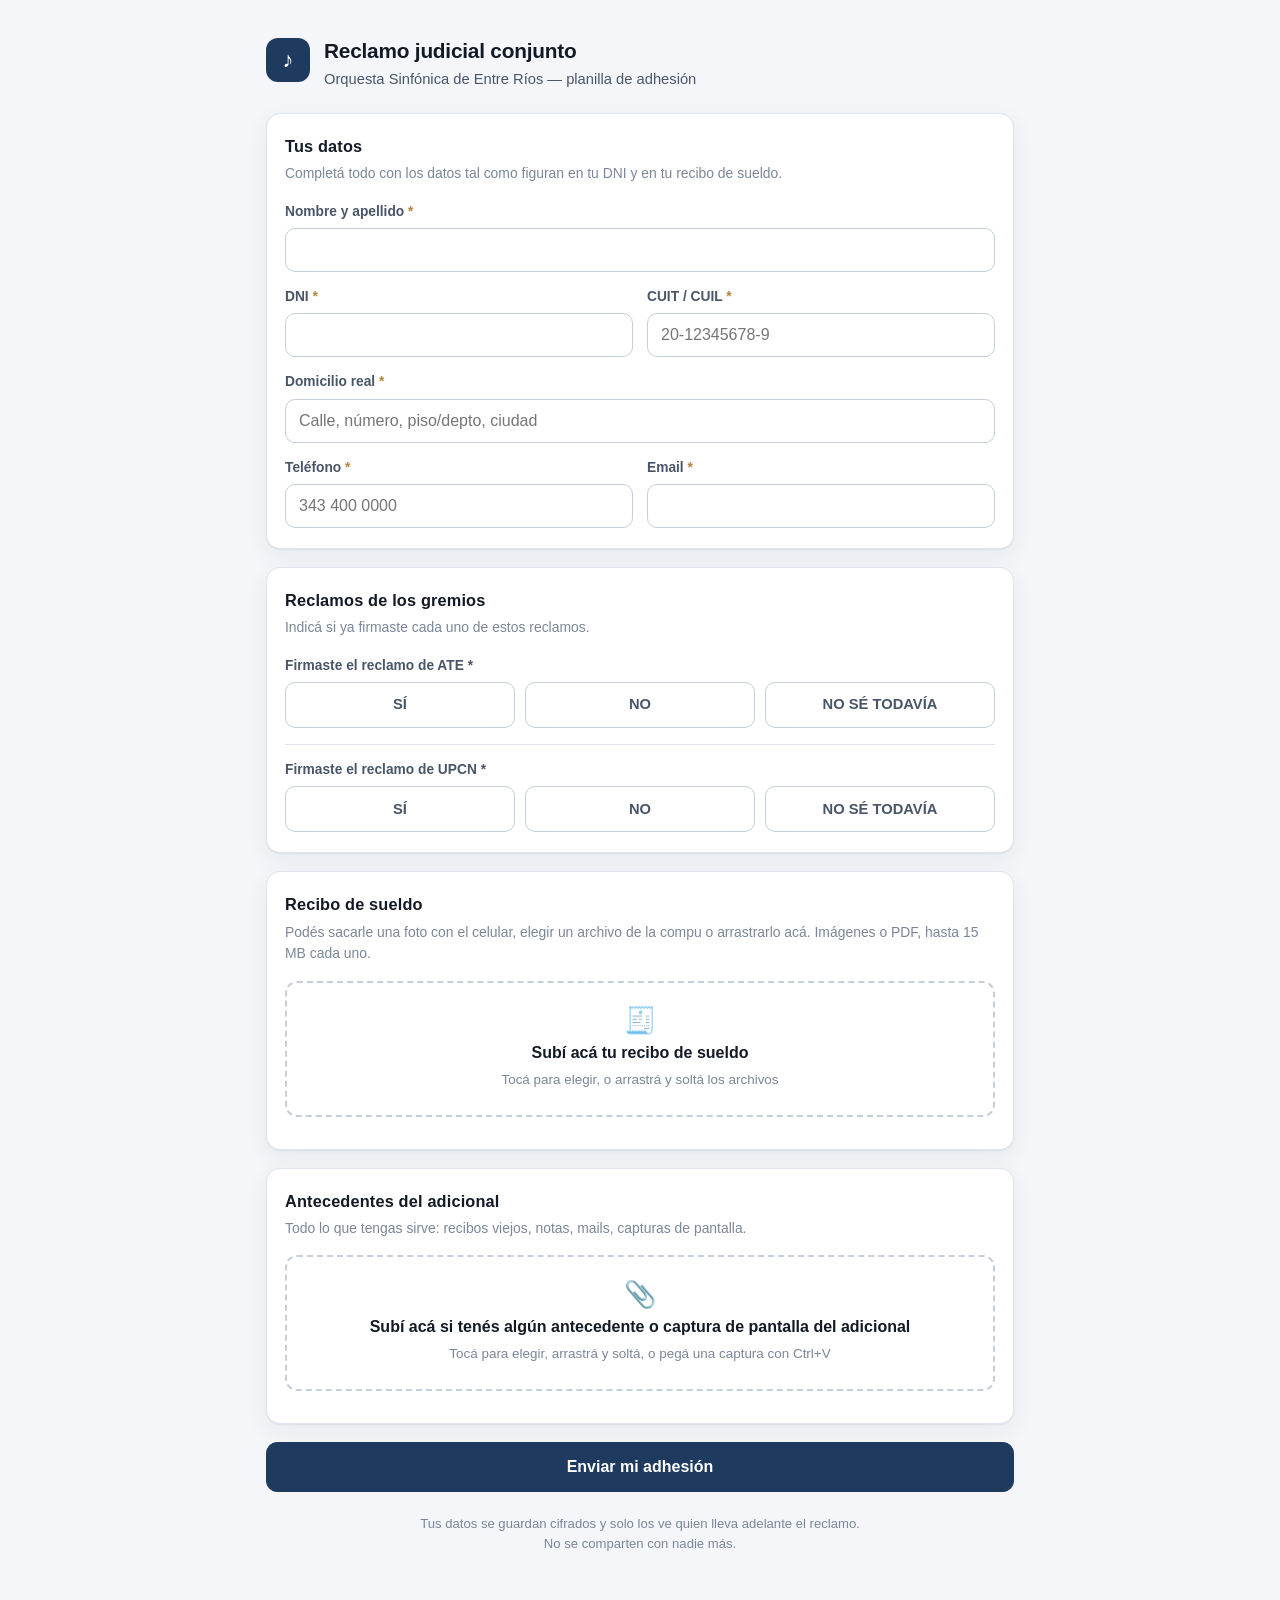
<file: index.html>
<!doctype html>
<html lang="es-AR">
  <head>
    <meta charset="utf-8" />
    <meta name="viewport" content="width=device-width, initial-scale=1" />
    <title>Reclamo judicial conjunto — Orquesta Sinfónica de Entre Ríos</title>
    <meta
      name="description"
      content="Formulario para sumarse al reclamo judicial conjunto de los trabajadores de la Orquesta Sinfónica de Entre Ríos."
    />
    <meta name="robots" content="noindex, nofollow" />
    <meta name="theme-color" content="#1f3a5f" />
    <!-- Version de esta pagina: la compara recarga.js contra version.json. -->
    <meta name="oser-version" content="6" />
    <!-- Pedido (no garantizado) de que el navegador revalide el .html en vez de
         sacarlo de su cache. El que realmente arregla el problema es recarga.js. -->
    <meta http-equiv="cache-control" content="no-cache" />
    <link rel="stylesheet" href="styles.css?v=6" />
  </head>
  <body>
    <div class="envoltorio">
      <header class="tapa">
        <div class="sello" aria-hidden="true">♪</div>
        <div>
          <h1>Reclamo judicial conjunto</h1>
          <p>Orquesta Sinfónica de Entre Ríos — planilla de adhesión</p>
        </div>
      </header>

      <div id="cajaError" class="aviso malo oculto" role="alert"></div>

      <form id="form" novalidate>
        <section class="tarjeta">
          <h2>Tus datos</h2>
          <p class="ayuda">
            Completá todo con los datos tal como figuran en tu DNI y en tu recibo de sueldo.
          </p>

          <div class="campos dos">
            <div class="campo ancho-total" data-campo>
              <label for="nombre">Nombre y apellido <span class="req">*</span></label>
              <input id="nombre" name="nombre" type="text" autocomplete="name" required />
              <p class="error-campo">Escribí tu nombre y apellido.</p>
            </div>

            <div class="campo" data-campo>
              <label for="dni">DNI <span class="req">*</span></label>
              <input id="dni" name="dni" type="text" inputmode="numeric" autocomplete="off" required />
              <p class="error-campo">Escribí tu número de DNI.</p>
            </div>

            <div class="campo" data-campo>
              <label for="cuit">CUIT / CUIL <span class="req">*</span></label>
              <input
                id="cuit"
                name="cuit"
                type="text"
                inputmode="numeric"
                placeholder="20-12345678-9"
                autocomplete="off"
                required
              />
              <p class="error-campo">Escribí tu CUIT o CUIL (11 números).</p>
            </div>

            <div class="campo ancho-total" data-campo>
              <label for="domicilio">Domicilio real <span class="req">*</span></label>
              <input
                id="domicilio"
                name="domicilio"
                type="text"
                placeholder="Calle, número, piso/depto, ciudad"
                autocomplete="street-address"
                required
              />
              <p class="error-campo">Escribí tu domicilio real.</p>
            </div>

            <div class="campo" data-campo>
              <label for="telefono">Teléfono <span class="req">*</span></label>
              <input
                id="telefono"
                name="telefono"
                type="tel"
                inputmode="tel"
                placeholder="343 400 0000"
                autocomplete="tel"
                required
              />
              <p class="error-campo">Escribí un teléfono de contacto.</p>
            </div>

            <div class="campo" data-campo>
              <label for="email">Email <span class="req">*</span></label>
              <input
                id="email"
                name="email"
                type="email"
                inputmode="email"
                autocomplete="email"
                required
              />
              <p class="error-campo">Escribí un email válido.</p>
            </div>
          </div>
        </section>

        <section class="tarjeta">
          <h2>Reclamos de los gremios</h2>
          <p class="ayuda">Indicá si ya firmaste cada uno de estos reclamos.</p>

          <div class="pregunta" data-campo>
            <span>Firmaste el reclamo de ATE <span class="req">*</span></span>
            <div class="opciones">
              <label>
                <input type="radio" name="ate" value="si" required />
                <span>SÍ</span>
              </label>
              <label>
                <input type="radio" name="ate" value="no" required />
                <span>NO</span>
              </label>
              <label>
                <input type="radio" name="ate" value="no_se" required />
                <span>NO SÉ TODAVÍA</span>
              </label>
            </div>
            <p class="error-campo">Elegí una de las tres opciones.</p>
          </div>

          <div class="pregunta" data-campo style="margin-top: 16px">
            <span>Firmaste el reclamo de UPCN <span class="req">*</span></span>
            <div class="opciones">
              <label>
                <input type="radio" name="upcn" value="si" required />
                <span>SÍ</span>
              </label>
              <label>
                <input type="radio" name="upcn" value="no" required />
                <span>NO</span>
              </label>
              <label>
                <input type="radio" name="upcn" value="no_se" required />
                <span>NO SÉ TODAVÍA</span>
              </label>
            </div>
            <p class="error-campo">Elegí una de las tres opciones.</p>
          </div>
        </section>

        <section class="tarjeta">
          <h2>Recibo de sueldo</h2>
          <p class="ayuda">
            Podés sacarle una foto con el celular, elegir un archivo de la compu o arrastrarlo acá.
            Imágenes o PDF, hasta 15 MB cada uno.
          </p>

          <div class="zona" id="zonaRecibo" tabindex="0" role="button" aria-controls="listaRecibo">
            <span class="icono" aria-hidden="true">🧾</span>
            <span class="titulo">Subí acá tu recibo de sueldo</span>
            <span class="sub">Tocá para elegir, o arrastrá y soltá los archivos</span>
          </div>
          <input
            id="inputRecibo"
            type="file"
            class="oculto"
            multiple
            accept="image/*,application/pdf"
          />
          <ul class="lista-archivos" id="listaRecibo"></ul>
        </section>

        <section class="tarjeta">
          <h2>Antecedentes del adicional</h2>
          <p class="ayuda">Todo lo que tengas sirve: recibos viejos, notas, mails, capturas de pantalla.</p>

          <div class="zona" id="zonaAntecedente" tabindex="0" role="button" aria-controls="listaAntecedente">
            <span class="icono" aria-hidden="true">📎</span>
            <span class="titulo">Subí acá si tenés algún antecedente o captura de pantalla del adicional</span>
            <span class="sub">Tocá para elegir, arrastrá y soltá, o pegá una captura con Ctrl+V</span>
          </div>
          <input
            id="inputAntecedente"
            type="file"
            class="oculto"
            multiple
            accept="image/*,application/pdf"
          />
          <ul class="lista-archivos" id="listaAntecedente"></ul>
        </section>

        <button type="submit" class="boton ancho" id="botonEnviar">Enviar mi adhesión</button>
        <div class="progreso oculto" id="progreso"><i></i></div>
        <p class="ayuda" id="estado" style="text-align: center; margin-top: 10px"></p>
      </form>

      <section class="tarjeta listo oculto" id="pantallaListo">
        <div class="tilde" aria-hidden="true">✓</div>
        <h2>Listo, quedó registrada tu adhesión</h2>
        <p id="textoListo">
          Ya tenemos tus datos y tus archivos. En un rato te llega un mail de confirmación con el
          detalle de todo lo que cargaste, para que puedas revisarlo.
        </p>
      </section>

      <p class="pie">
        Tus datos se guardan cifrados y solo los ve quien lleva adelante el reclamo.<br />
        No se comparten con nadie más.
      </p>
    </div>

    <script src="recarga.js?v=6"></script>
    <script src="config.js?v=6"></script>
    <script src="sb.js?v=6"></script>
    <script>
      (function () {
        const cfg = window.RECLAMO_CONFIG;
        const form = document.getElementById('form');
        const cajaError = document.getElementById('cajaError');
        const botonEnviar = document.getElementById('botonEnviar');
        const progreso = document.getElementById('progreso');
        const barra = progreso.querySelector('i');
        const estado = document.getElementById('estado');

        function pesoLegible(bytes) {
          if (bytes < 1024) return bytes + ' B';
          if (bytes < 1024 * 1024) return (bytes / 1024).toFixed(0) + ' KB';
          return (bytes / 1024 / 1024).toFixed(1) + ' MB';
        }

        function mostrarError(msg) {
          cajaError.textContent = msg;
          cajaError.classList.remove('oculto');
          cajaError.scrollIntoView({ behavior: 'smooth', block: 'center' });
        }

        function limpiarError() {
          cajaError.classList.add('oculto');
          cajaError.textContent = '';
        }

        // --- zonas para subir archivos ---------------------------------------
        function crearZona(idZona, idInput, idLista) {
          const zona = document.getElementById(idZona);
          const input = document.getElementById(idInput);
          const lista = document.getElementById(idLista);
          const elegidos = [];

          function dibujar() {
            lista.innerHTML = '';
            elegidos.forEach((file, i) => {
              const li = document.createElement('li');

              const mini = document.createElement('div');
              mini.className = 'miniatura';
              if (file.type.startsWith('image/')) {
                const img = document.createElement('img');
                img.className = 'miniatura';
                img.alt = '';
                img.src = URL.createObjectURL(file);
                img.onload = () => URL.revokeObjectURL(img.src);
                li.appendChild(img);
              } else {
                mini.textContent = '📄';
                li.appendChild(mini);
              }

              const datos = document.createElement('div');
              datos.className = 'datos';
              const nombre = document.createElement('div');
              nombre.className = 'nombre';
              nombre.textContent = file.name;
              const peso = document.createElement('div');
              peso.className = 'peso';
              peso.textContent = pesoLegible(file.size);
              datos.appendChild(nombre);
              datos.appendChild(peso);
              li.appendChild(datos);

              const quitar = document.createElement('button');
              quitar.type = 'button';
              quitar.className = 'quitar';
              quitar.textContent = '×';
              quitar.setAttribute('aria-label', 'Quitar ' + file.name);
              quitar.addEventListener('click', () => {
                elegidos.splice(i, 1);
                dibujar();
              });
              li.appendChild(quitar);

              lista.appendChild(li);
            });
          }

          function agregar(files) {
            limpiarError();
            const rechazados = [];
            const vacios = [];
            Array.from(files).forEach((file) => {
              if (file.size > cfg.maxArchivoBytes) {
                rechazados.push(file.name + ' (' + pesoLegible(file.size) + ')');
                return;
              }
              // Un archivo de 0 bytes pasa el control de tamaño pero el servidor
              // lo rechaza. Pasa en el celular cuando el archivo viene de una app
              // que no lo entrega bien (Drive, WhatsApp, un PDF protegido).
              if (file.size === 0) {
                vacios.push(file.name);
                return;
              }
              // Evita duplicados si se suelta dos veces el mismo archivo.
              const repetido = elegidos.some(
                (f) => f.name === file.name && f.size === file.size && f.lastModified === file.lastModified
              );
              if (!repetido) elegidos.push(file);
            });
            if (rechazados.length) {
              mostrarError(
                'Estos archivos pesan más de ' +
                  pesoLegible(cfg.maxArchivoBytes) +
                  ' y no se pudieron agregar: ' +
                  rechazados.join(', ') +
                  '. Probá sacarles una foto de nuevo con menos calidad.'
              );
            } else if (vacios.length) {
              mostrarError(
                'Estos archivos llegaron vacíos (0 bytes): ' +
                  vacios.join(', ') +
                  '. Suele pasar cuando el archivo está en Drive o llegó por WhatsApp: ' +
                  'bajalo primero al teléfono y adjuntalo de nuevo, o sacale una foto a la hoja.'
              );
            }
            dibujar();
          }

          zona.addEventListener('click', () => input.click());
          zona.addEventListener('keydown', (e) => {
            if (e.key === 'Enter' || e.key === ' ') {
              e.preventDefault();
              input.click();
            }
          });
          input.addEventListener('change', () => {
            agregar(input.files);
            input.value = ''; // permite volver a elegir el mismo archivo
          });

          ['dragenter', 'dragover'].forEach((ev) =>
            zona.addEventListener(ev, (e) => {
              e.preventDefault();
              zona.classList.add('encima');
            })
          );
          ['dragleave', 'dragend'].forEach((ev) =>
            zona.addEventListener(ev, () => zona.classList.remove('encima'))
          );
          zona.addEventListener('drop', (e) => {
            e.preventDefault();
            zona.classList.remove('encima');
            if (e.dataTransfer && e.dataTransfer.files.length) agregar(e.dataTransfer.files);
          });

          return { elegidos, agregar };
        }

        const zonaRecibo = crearZona('zonaRecibo', 'inputRecibo', 'listaRecibo');
        const zonaAntecedente = crearZona('zonaAntecedente', 'inputAntecedente', 'listaAntecedente');

        // El navegador entero acepta arrastrar: evita que se abra el archivo en una pestana.
        ['dragover', 'drop'].forEach((ev) =>
          document.addEventListener(ev, (e) => {
            if (!e.target.closest('.zona')) e.preventDefault();
          })
        );

        // Pegar una captura de pantalla va a "antecedentes".
        document.addEventListener('paste', (e) => {
          const items = (e.clipboardData && e.clipboardData.files) || [];
          if (items.length) zonaAntecedente.agregar(items);
        });

        // --- validacion -------------------------------------------------------
        function contenedor(el) {
          return el.closest('[data-campo]');
        }

        function marcar(el, ok) {
          const caja = contenedor(el);
          if (!caja) return;
          caja.classList.toggle('con-error', !ok);
          if (el.type !== 'radio') el.setAttribute('aria-invalid', ok ? 'false' : 'true');
        }

        const soloDigitos = (v) => (v || '').replace(/\D/g, '');

        // Al salir del campo, damos formato al CUIT: 20-12345678-9
        const inputCuit = document.getElementById('cuit');
        inputCuit.addEventListener('blur', () => {
          const d = soloDigitos(inputCuit.value);
          if (d.length === 11) inputCuit.value = d.slice(0, 2) + '-' + d.slice(2, 10) + '-' + d.slice(10);
        });

        function validar() {
          let primerError = null;

          function revisar(id, ok) {
            const el = document.getElementById(id);
            marcar(el, ok);
            if (!ok && !primerError) primerError = el;
            return ok;
          }

          revisar('nombre', document.getElementById('nombre').value.trim().length >= 3);
          revisar('dni', soloDigitos(document.getElementById('dni').value).length >= 6);
          revisar('cuit', soloDigitos(document.getElementById('cuit').value).length === 11);
          revisar('domicilio', document.getElementById('domicilio').value.trim().length >= 5);
          revisar('telefono', soloDigitos(document.getElementById('telefono').value).length >= 6);
          revisar('email', /^[^@\s]+@[^@\s]+\.[^@\s]+$/.test(document.getElementById('email').value.trim()));

          ['ate', 'upcn'].forEach((nombre) => {
            const grupo = form.querySelectorAll('input[name="' + nombre + '"]');
            const elegido = Array.from(grupo).some((r) => r.checked);
            marcar(grupo[0], elegido);
            if (!elegido && !primerError) primerError = grupo[0];
          });

          if (primerError) {
            const caja = contenedor(primerError) || primerError;
            caja.scrollIntoView({ behavior: 'smooth', block: 'center' });
            if (primerError.type !== 'radio') primerError.focus({ preventScroll: true });
            return false;
          }
          return true;
        }

        // recarga.js recarga la pagina si hay una version mas nueva publicada.
        // Mientras la persona esta completando el formulario no lo dejamos: se
        // le borraria todo lo escrito. La proxima vez que lo abra se actualiza.
        let empezado = false;
        window.oserPuedeRecargar = () => !empezado;

        // Limpia la marca de error en cuanto la persona corrige.
        form.addEventListener('input', (e) => {
          empezado = true;
          const caja = contenedor(e.target);
          if (caja) caja.classList.remove('con-error');
        });
        form.addEventListener('change', () => {
          empezado = true;
        });

        // --- nombres de archivo seguros para el storage -----------------------
        function nombreSeguro(nombre) {
          const limpio = nombre
            .normalize('NFD')
            .replace(/[\u0300-\u036f]/g, '') // saca acentos
            .replace(/[^a-zA-Z0-9._-]+/g, '-')
            .replace(/^-+|-+$/g, '');
          return (limpio || 'archivo').slice(-80);
        }

        // --- enviar ------------------------------------------------------------
        form.addEventListener('submit', async (e) => {
          e.preventDefault();
          limpiarError();
          if (!validar()) return;

          const recibos = zonaRecibo.elegidos;
          const antecedentes = zonaAntecedente.elegidos;

          if (recibos.length === 0) {
            const seguir = confirm(
              'No adjuntaste ningún recibo de sueldo.\n\n' +
                'El recibo es la prueba principal del reclamo. ¿Querés enviar igual y acercarlo después?'
            );
            if (!seguir) {
              document.getElementById('zonaRecibo').scrollIntoView({ behavior: 'smooth', block: 'center' });
              return;
            }
          }

          const total = recibos.length + antecedentes.length;
          botonEnviar.disabled = true;
          progreso.classList.remove('oculto');
          barra.style.width = '4%';
          estado.textContent = 'Guardando tus datos…';

          try {
            const idReclamo = await window.SB.rpc('oser_crear_reclamo', {
              p_nombre: document.getElementById('nombre').value,
              p_dni: soloDigitos(document.getElementById('dni').value),
              p_cuit: document.getElementById('cuit').value,
              p_domicilio: document.getElementById('domicilio').value,
              p_telefono: document.getElementById('telefono').value,
              p_email: document.getElementById('email').value,
              // 'si' | 'no' | 'no_se'
              p_firmo_ate: form.querySelector('input[name="ate"]:checked').value,
              p_firmo_upcn: form.querySelector('input[name="upcn"]:checked').value,
            });

            const tanda = [];
            recibos.forEach((f, i) => tanda.push({ file: f, tipo: 'recibo', i }));
            antecedentes.forEach((f, i) => tanda.push({ file: f, tipo: 'antecedente', i }));

            const fallados = [];
            for (let n = 0; n < tanda.length; n++) {
              const { file, tipo, i } = tanda[n];
              estado.textContent = 'Subiendo archivo ' + (n + 1) + ' de ' + total + '…';
              const path = idReclamo + '/' + tipo + '/' + (i + 1) + '-' + nombreSeguro(file.name);
              let ultimoError = null;

              // Dos intentos: que un bajón de señal no haga perder el archivo.
              for (let intento = 1; intento <= 2; intento++) {
                try {
                  await window.SB.subirArchivo(path, file);
                  await window.SB.rpc('oser_registrar_archivo', {
                    p_reclamo_id: idReclamo,
                    p_tipo: tipo,
                    p_path: path,
                    p_nombre_original: file.name,
                    p_tamano: file.size,
                    p_mime: file.type || '',
                  });
                  ultimoError = null;
                  break;
                } catch (err) {
                  ultimoError = err;
                  if (intento === 1) {
                    estado.textContent = 'Reintentando el archivo ' + (n + 1) + '…';
                    await new Promise((r) => setTimeout(r, 1200));
                  }
                }
              }

              if (ultimoError) {
                // Guardamos el motivo que devuelve el servidor: sin esto no hay
                // forma de saber por que fallo.
                fallados.push(
                  file.name +
                    ' (' +
                    pesoLegible(file.size) +
                    (file.type ? ', ' + file.type : '') +
                    ') → ' +
                    (ultimoError.message || 'error desconocido')
                );
              }
              barra.style.width = 4 + Math.round(((n + 1) / Math.max(total, 1)) * 96) + '%';
            }

            barra.style.width = '100%';
            form.classList.add('oculto');
            const pantalla = document.getElementById('pantallaListo');
            if (fallados.length) {
              document.getElementById('textoListo').textContent =
                'Tus datos quedaron guardados, pero ' +
                fallados.length +
                ' archivo(s) no se pudieron subir. Mandale este detalle a quien lleva el ' +
                'reclamo y acercale los archivos por otro medio: ' +
                fallados.join(' | ');
            } else {
              // Le repetimos la direccion: si se equivoco al escribirla, es
              // ahora cuando se da cuenta, no cuando no le llega nada.
              const correo = document.getElementById('email').value.trim();
              document.getElementById('textoListo').textContent =
                'Ya tenemos tus datos y tus archivos. En un rato te llega un mail de confirmación ' +
                'a ' +
                correo +
                ' con el detalle de todo lo que cargaste, para que puedas revisarlo. Si no lo ves, ' +
                'fijate en la carpeta de correo no deseado.';
            }
            pantalla.classList.remove('oculto');
            pantalla.scrollIntoView({ behavior: 'smooth', block: 'center' });
          } catch (err) {
            progreso.classList.add('oculto');
            estado.textContent = '';
            botonEnviar.disabled = false;
            mostrarError(
              'No se pudo enviar: ' +
                (err.message || 'error de conexión') +
                '. Revisá que tengas internet y probá de nuevo.'
            );
          }
        });
      })();
    </script>
  </body>
</html>
</file>
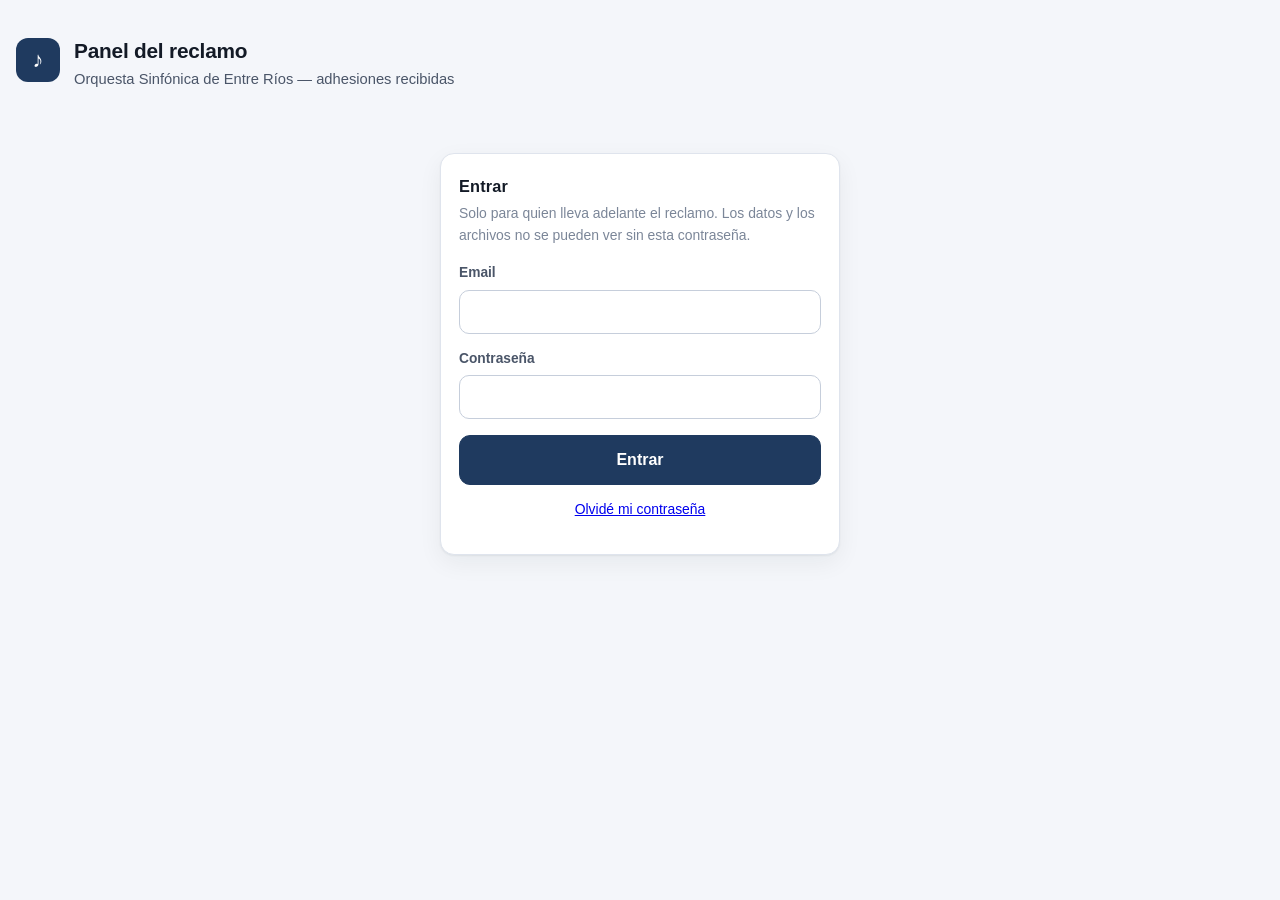
<file: panel.html>
<!doctype html>
<html lang="es-AR">
  <head>
    <meta charset="utf-8" />
    <meta name="viewport" content="width=device-width, initial-scale=1" />
    <title>Panel del reclamo — Orquesta Sinfónica de Entre Ríos</title>
    <meta name="robots" content="noindex, nofollow" />
    <meta name="theme-color" content="#1f3a5f" />
    <!-- Version de esta pagina: la compara recarga.js contra version.json. -->
    <meta name="oser-version" content="6" />
    <!-- Pedido (no garantizado) de que el navegador revalide el .html en vez de
         sacarlo de su cache. El que realmente arregla el problema es recarga.js. -->
    <meta http-equiv="cache-control" content="no-cache" />
    <link rel="stylesheet" href="styles.css?v=6" />
    <style>
      /* --- barra superior --- */
      .barra {
        display: flex;
        flex-wrap: wrap;
        gap: 10px;
        align-items: center;
        justify-content: space-between;
        margin-bottom: 18px;
      }
      .quien {
        font-size: 0.85rem;
        color: var(--tinta-tenue);
      }

      /* --- numeritos --- */
      .numeros {
        display: grid;
        grid-template-columns: repeat(auto-fit, minmax(128px, 1fr));
        gap: 10px;
        margin-bottom: 18px;
      }
      .numero {
        background: var(--papel);
        border: 1px solid var(--linea);
        border-radius: 12px;
        padding: 13px 14px;
      }
      .numero b {
        display: block;
        font-size: 1.65rem;
        line-height: 1.1;
        letter-spacing: -0.02em;
      }
      .numero span {
        font-size: 0.78rem;
        color: var(--tinta-tenue);
      }

      /* --- herramientas --- */
      .herramientas {
        display: flex;
        flex-wrap: wrap;
        gap: 10px;
        align-items: center;
        margin-bottom: 14px;
      }
      .herramientas input[type='search'] {
        flex: 1 1 220px;
        min-width: 0;
      }

      /* --- tabla --- */
      .tabla-scroll {
        overflow-x: auto;
        background: var(--papel);
        border: 1px solid var(--linea);
        border-radius: var(--radio);
        box-shadow: var(--sombra);
        -webkit-overflow-scrolling: touch;
      }
      table {
        width: 100%;
        border-collapse: collapse;
        font-size: 0.88rem;
        white-space: nowrap;
      }
      th,
      td {
        padding: 11px 13px;
        text-align: left;
        border-bottom: 1px solid var(--linea);
        vertical-align: middle;
      }
      th {
        background: var(--fondo);
        font-size: 0.76rem;
        text-transform: uppercase;
        letter-spacing: 0.04em;
        color: var(--tinta-tenue);
        position: sticky;
        top: 0;
        z-index: 1;
      }
      tbody tr:last-child td {
        border-bottom: none;
      }
      /* La columna de acciones queda pegada a la derecha, asi los botones
         siguen a la vista aunque la tabla haya que scrollearla. */
      thead th:last-child,
      tbody tr:not(.detalle-fila) td:last-child {
        position: sticky;
        right: 0;
        border-left: 1px solid var(--linea);
      }
      tbody tr:not(.detalle-fila) td:last-child {
        background: var(--papel);
      }
      thead th:last-child {
        background: var(--fondo);
        z-index: 2;
      }
      tbody tr.detalle-fila td {
        white-space: normal;
        background: var(--fondo);
      }
      .marca-si,
      .marca-no,
      .marca-quizas {
        display: inline-block;
        padding: 2px 9px;
        border-radius: 99px;
        font-size: 0.76rem;
        font-weight: 700;
        white-space: nowrap;
      }
      .marca-si {
        background: var(--bien-tenue);
        color: var(--bien);
      }
      .marca-no {
        background: var(--linea);
        color: var(--tinta-tenue);
      }
      .marca-quizas {
        background: var(--marca-tenue);
        color: var(--bronce);
      }
      .celda-nombre {
        font-weight: 650;
      }
      /* El domicilio es la columna mas larga: si no la dejamos cortar, la tabla
         se va tan a lo ancho que la columna fija de acciones tapa la de archivos. */
      .col-domicilio {
        white-space: normal;
        min-width: 190px;
        max-width: 250px;
      }
      .acciones {
        display: flex;
        gap: 6px;
      }
      /* El recibo es la prueba principal del reclamo: que falte tiene que
         saltar a la vista, y no confundirse con "no adjunto nada mas". */
      .marca-falta {
        display: inline-block;
        margin-left: 8px;
        padding: 2px 9px;
        border-radius: 99px;
        font-size: 0.76rem;
        font-weight: 700;
        white-space: nowrap;
        background: var(--mal-tenue);
        color: var(--mal);
      }

      /* --- detalle de archivos --- */
      .archivos-detalle {
        display: grid;
        gap: 14px;
      }
      .grupo-archivos h4 {
        margin: 0 0 7px;
        font-size: 0.8rem;
        text-transform: uppercase;
        letter-spacing: 0.04em;
        color: var(--tinta-tenue);
      }
      .grupo-archivos ul {
        list-style: none;
        margin: 0;
        padding: 0;
        display: grid;
        gap: 6px;
      }
      .grupo-archivos li {
        display: flex;
        flex-wrap: wrap;
        align-items: center;
        gap: 10px;
        background: var(--papel);
        border: 1px solid var(--linea);
        border-radius: 9px;
        padding: 8px 11px;
      }
      .grupo-archivos .nombre-arch {
        flex: 1 1 200px;
        min-width: 0;
        overflow: hidden;
        text-overflow: ellipsis;
        font-size: 0.86rem;
      }
      .vacio {
        padding: 44px 20px;
        text-align: center;
        color: var(--tinta-tenue);
      }
      .cargando {
        padding: 44px 20px;
        text-align: center;
        color: var(--tinta-tenue);
      }
      .login-caja {
        max-width: 400px;
        margin: 40px auto 0;
      }
    </style>
  </head>
  <body>
    <div class="envoltorio ancho" id="raiz">
      <header class="tapa">
        <div class="sello" aria-hidden="true">♪</div>
        <div>
          <h1>Panel del reclamo</h1>
          <p>Orquesta Sinfónica de Entre Ríos — adhesiones recibidas</p>
        </div>
      </header>

      <div id="cajaError" class="aviso malo oculto" role="alert"></div>
      <div id="cajaOk" class="aviso bueno oculto" role="status"></div>

      <!-- ENTRAR -->
      <section class="tarjeta login-caja" id="pantallaLogin">
        <h2>Entrar</h2>
        <p class="ayuda">
          Solo para quien lleva adelante el reclamo. Los datos y los archivos no se pueden ver sin
          esta contraseña.
        </p>
        <form id="formLogin">
          <div class="campos">
            <div class="campo">
              <label for="email">Email</label>
              <input id="email" type="email" autocomplete="username" required />
            </div>
            <div class="campo">
              <label for="password">Contraseña</label>
              <input id="password" type="password" autocomplete="current-password" required />
            </div>
          </div>
          <button type="submit" class="boton ancho" id="botonEntrar" style="margin-top: 16px">
            Entrar
          </button>
        </form>
        <p class="ayuda" style="margin-top: 14px; text-align: center">
          <a href="#" id="linkOlvide">Olvidé mi contraseña</a>
        </p>
      </section>

      <!-- PEDIR EL MAIL DE RECUPERACION -->
      <section class="tarjeta login-caja oculto" id="pantallaOlvide">
        <h2>Recuperar la contraseña</h2>
        <p class="ayuda">
          Te mandamos un mail con un link para poner una contraseña nueva. El link sirve una sola
          vez y vence en una hora: abrilo apenas te llegue, desde este mismo teléfono o computadora.
        </p>
        <form id="formOlvide">
          <div class="campos">
            <div class="campo">
              <label for="emailOlvide">Email</label>
              <input id="emailOlvide" type="email" autocomplete="username" required />
            </div>
          </div>
          <button type="submit" class="boton ancho" id="botonEnviarMail" style="margin-top: 16px">
            Enviarme el link
          </button>
        </form>
        <p class="ayuda" style="margin-top: 14px; text-align: center">
          <a href="#" id="linkVolverLogin">Volver</a>
        </p>
      </section>

      <!-- PONER LA CONTRASENA NUEVA (se llega desde el link del mail) -->
      <section class="tarjeta login-caja oculto" id="pantallaNueva">
        <h2>Nueva contraseña</h2>
        <p class="ayuda" id="quienCambia"></p>
        <form id="formNueva">
          <div class="campos">
            <div class="campo">
              <label for="pass1">Contraseña nueva</label>
              <input id="pass1" type="password" autocomplete="new-password" minlength="8" required />
            </div>
            <div class="campo">
              <label for="pass2">Repetila</label>
              <input id="pass2" type="password" autocomplete="new-password" minlength="8" required />
            </div>
          </div>
          <button type="submit" class="boton ancho" id="botonGuardarPass" style="margin-top: 16px">
            Guardar y entrar
          </button>
        </form>
      </section>

      <!-- PANEL -->
      <div id="pantallaPanel" class="oculto">
        <div class="barra">
          <span class="quien" id="quien"></span>
          <button type="button" class="boton suave chico" id="botonSalir">Cerrar sesión</button>
        </div>

        <div class="numeros" id="numeros"></div>

        <div class="herramientas">
          <input type="search" id="buscador" placeholder="Buscar por nombre, DNI, CUIL, email…" />
          <button type="button" class="boton chico" id="botonExcel">Exportar a Excel</button>
          <button type="button" class="boton suave chico" id="botonZipTodo">
            Descargar todos los archivos
          </button>
          <button type="button" class="boton suave chico" id="botonRefrescar">Actualizar</button>
        </div>

        <div class="tabla-scroll">
          <div class="cargando" id="cargando">Cargando…</div>
          <table id="tabla" class="oculto">
            <thead>
              <tr>
                <th>Fecha</th>
                <th>Nombre y apellido</th>
                <th>DNI</th>
                <th>CUIT / CUIL</th>
                <th class="col-domicilio">Domicilio real</th>
                <th>Teléfono</th>
                <th>Email</th>
                <th>ATE</th>
                <th>UPCN</th>
                <th>Archivos</th>
                <th></th>
              </tr>
            </thead>
            <tbody id="cuerpo"></tbody>
          </table>
          <div class="vacio oculto" id="vacio">Todavía no hay adhesiones cargadas.</div>
        </div>

        <p class="pie" style="margin-top: 18px">
          El Excel y el ZIP salen con lo que estés viendo en la tabla (respeta el buscador).
          <br />
          <!-- Sirve para darse cuenta de un vistazo si el navegador esta mostrando
               una version vieja del panel. Tiene que coincidir con version.json. -->
          <span class="pie-version">Panel versión 6</span>
        </p>
      </div>
    </div>

    <script src="recarga.js?v=6"></script>
    <script src="config.js?v=6"></script>
    <script src="sb.js?v=6"></script>
    <script src="export.js?v=6"></script>
    <script>
      (function () {
        const SB = window.SB;
        const EX = window.EXPORTAR;

        const pantallaLogin = document.getElementById('pantallaLogin');
        const pantallaOlvide = document.getElementById('pantallaOlvide');
        const pantallaNueva = document.getElementById('pantallaNueva');
        const pantallaPanel = document.getElementById('pantallaPanel');
        const cajaError = document.getElementById('cajaError');
        const cajaOk = document.getElementById('cajaOk');
        const cuerpo = document.getElementById('cuerpo');
        const tabla = document.getElementById('tabla');
        const cargando = document.getElementById('cargando');
        const vacio = document.getElementById('vacio');
        const buscador = document.getElementById('buscador');

        let reclamos = [];
        let abiertos = new Set();

        // --- pantallas ---------------------------------------------------------
        // Solo una visible a la vez: 'login' | 'olvide' | 'nueva' | 'panel'.
        const PANTALLAS = {
          login: pantallaLogin,
          olvide: pantallaOlvide,
          nueva: pantallaNueva,
          panel: pantallaPanel,
        };
        let pantallaActual = 'login';

        function mostrar(cual) {
          pantallaActual = cual;
          Object.keys(PANTALLAS).forEach((k) => {
            PANTALLAS[k].classList.toggle('oculto', k !== cual);
          });
        }

        // recarga.js no debe recargar la pagina mientras alguien esta poniendo su
        // contrasena nueva: el link del mail sirve una sola vez.
        window.oserPuedeRecargar = function () {
          return pantallaActual !== 'nueva';
        };

        // --- avisos ------------------------------------------------------------
        function error(msg) {
          cajaError.textContent = msg;
          cajaError.classList.remove('oculto');
          cajaOk.classList.add('oculto');
        }
        function ok(msg) {
          cajaOk.textContent = msg;
          cajaOk.classList.remove('oculto');
          cajaError.classList.add('oculto');
          setTimeout(() => cajaOk.classList.add('oculto'), 5000);
        }
        function limpiarAvisos() {
          cajaError.classList.add('oculto');
          cajaOk.classList.add('oculto');
        }

        // --- formato -----------------------------------------------------------
        function fechaLegible(iso) {
          const d = new Date(iso);
          const p = (n) => String(n).padStart(2, '0');
          return `${p(d.getDate())}/${p(d.getMonth() + 1)}/${d.getFullYear()} ${p(d.getHours())}:${p(
            d.getMinutes()
          )}`;
        }

        function pesoLegible(bytes) {
          if (!bytes) return '';
          if (bytes < 1024) return bytes + ' B';
          if (bytes < 1024 * 1024) return (bytes / 1024).toFixed(0) + ' KB';
          return (bytes / 1024 / 1024).toFixed(1) + ' MB';
        }

        // Nombre de carpeta/archivo apto para cualquier sistema operativo.
        function nombreSeguro(texto) {
          return String(texto || '')
            .replace(/[\\/:*?"<>|]/g, '-')
            .replace(/\s+/g, ' ')
            .trim()
            .slice(0, 70) || 'sin-nombre';
        }

        function archivosDe(r, tipo) {
          return (r.oser_reclamo_archivos || []).filter((a) => a.tipo === tipo);
        }

        // Nombre apto para el storage: sin acentos ni caracteres raros. Es el
        // mismo criterio que usa el formulario publico; nombreSeguro() de aca
        // arriba es otra cosa (sirve para los nombres de adentro del ZIP, que
        // si admiten acentos y espacios).
        function nombreParaStorage(nombre) {
          const limpio = String(nombre || '')
            .normalize('NFD')
            .replace(/[\u0300-\u036f]/g, '') // saca acentos
            .replace(/[^a-zA-Z0-9._-]+/g, '-')
            .replace(/^-+|-+$/g, '');
          return (limpio || 'archivo').slice(-80);
        }

        // Las respuestas de los gremios son 'si' | 'no' | 'no_se'.
        function textoGremio(v) {
          if (v === 'si') return 'SÍ';
          if (v === 'no') return 'NO';
          if (v === 'no_se') return 'No sé todavía';
          return '?';
        }

        function chipGremio(v) {
          if (v === 'si') return '<span class="marca-si">SÍ</span>';
          if (v === 'no') return '<span class="marca-no">NO</span>';
          if (v === 'no_se') return '<span class="marca-quizas">NO SÉ</span>';
          // No deberia pasar (la base solo acepta esos tres valores), pero si
          // alguna vez pasa preferimos una celda con un signo raro y no una
          // celda vacia, que se lee como un dato que no esta.
          return '<span class="marca-no">?</span>';
        }

        // --- entrar / salir ----------------------------------------------------
        document.getElementById('formLogin').addEventListener('submit', async (e) => {
          e.preventDefault();
          limpiarAvisos();
          const boton = document.getElementById('botonEntrar');
          boton.disabled = true;
          boton.textContent = 'Entrando…';
          try {
            await SB.iniciarSesion(
              document.getElementById('email').value,
              document.getElementById('password').value
            );
            document.getElementById('password').value = '';
            await arrancar();
          } catch (err) {
            error(
              err.status === 400
                ? 'Email o contraseña incorrectos.'
                : 'No se pudo entrar: ' + (err.message || 'error de conexión')
            );
          } finally {
            boton.disabled = false;
            boton.textContent = 'Entrar';
          }
        });

        document.getElementById('botonSalir').addEventListener('click', () => {
          SB.cerrarSesion();
          reclamos = [];
          mostrar('login');
          limpiarAvisos();
        });

        // --- recuperar la contrasena -------------------------------------------

        // A donde tiene que volver el link del mail: esta misma pagina, sin ?v= ni #.
        function urlDeVuelta() {
          return location.origin + location.pathname;
        }

        document.getElementById('linkOlvide').addEventListener('click', (e) => {
          e.preventDefault();
          limpiarAvisos();
          document.getElementById('emailOlvide').value = document.getElementById('email').value;
          mostrar('olvide');
        });

        document.getElementById('linkVolverLogin').addEventListener('click', (e) => {
          e.preventDefault();
          limpiarAvisos();
          mostrar('login');
        });

        document.getElementById('formOlvide').addEventListener('submit', async (e) => {
          e.preventDefault();
          limpiarAvisos();
          const boton = document.getElementById('botonEnviarMail');
          boton.disabled = true;
          boton.textContent = 'Enviando…';
          try {
            await SB.pedirRecuperacion(document.getElementById('emailOlvide').value, urlDeVuelta());
            mostrar('login');
            // Supabase responde lo mismo exista o no el usuario, para no revelar
            // que direcciones estan dadas de alta. El mensaje acompana eso.
            ok('Si ese email tiene acceso al panel, ya te llegó el link. Revisá también el correo no deseado.');
          } catch (err) {
            error(
              err.status === 429
                ? 'Ya se pidió un mail hace poco. Esperá un minuto y probá de nuevo.'
                : 'No se pudo enviar el mail: ' + (err.message || 'error de conexión')
            );
          } finally {
            boton.disabled = false;
            boton.textContent = 'Enviarme el link';
          }
        });

        document.getElementById('formNueva').addEventListener('submit', async (e) => {
          e.preventDefault();
          limpiarAvisos();
          const p1 = document.getElementById('pass1').value;
          const p2 = document.getElementById('pass2').value;
          if (p1 !== p2) return error('Las dos contraseñas no son iguales.');
          if (p1.length < 8) return error('La contraseña tiene que tener al menos 8 caracteres.');

          const boton = document.getElementById('botonGuardarPass');
          boton.disabled = true;
          boton.textContent = 'Guardando…';
          try {
            await SB.cambiarPassword(p1);
            document.getElementById('pass1').value = '';
            document.getElementById('pass2').value = '';
            await arrancar();
            ok('Contraseña cambiada. La próxima vez entrá con esta.');
          } catch (err) {
            error('No se pudo cambiar la contraseña: ' + (err.message || 'error de conexión'));
          } finally {
            boton.disabled = false;
            boton.textContent = 'Guardar y entrar';
          }
        });

        // Devuelve true si la URL venia de un link del mail (ya sea bueno o vencido)
        // y por lo tanto no hay que seguir con el arranque normal.
        async function atenderLinkDelMail() {
          const dato = SB.leerHashDeRecuperacion();
          if (!dato) return false;
          SB.limpiarHash();

          if (dato.error) {
            mostrar('olvide');
            error(
              dato.error === 'otp_expired'
                ? 'Ese link ya venció o ya se usó. Pedí uno nuevo acá abajo y abrilo apenas te llegue.'
                : 'El link no sirvió: ' + (dato.descripcion || dato.error) + '. Pedí uno nuevo.'
            );
            return true;
          }

          try {
            const user = await SB.tomarSesionDeRecuperacion(dato);
            document.getElementById('quienCambia').textContent =
              'Estás poniendo una contraseña nueva para ' + (user.email || 'tu usuario') + '.';
            mostrar('nueva');
          } catch (err) {
            mostrar('olvide');
            error('El link ya no sirve. Pedí uno nuevo acá abajo.');
          }
          return true;
        }

        // --- traer los datos ---------------------------------------------------
        async function arrancar() {
          limpiarAvisos();
          if (!SB.sesion.access) {
            mostrar('login');
            return;
          }

          let habilitado;
          try {
            habilitado = await SB.soyAdmin();
          } catch (err) {
            SB.cerrarSesion();
            mostrar('login');
            if (err.status !== 401) error('No se pudo verificar tu usuario: ' + err.message);
            return;
          }

          if (!habilitado) {
            const mail = SB.sesion.email;
            SB.cerrarSesion();
            mostrar('login');
            error(
              'El usuario ' +
                mail +
                ' no está habilitado para ver este panel. Pedí que te agreguen a la lista de acceso.'
            );
            return;
          }

          mostrar('panel');
          document.getElementById('quien').textContent = 'Conectado como ' + SB.sesion.email;
          await cargar();
        }

        async function cargar() {
          cargando.classList.remove('oculto');
          tabla.classList.add('oculto');
          vacio.classList.add('oculto');
          try {
            reclamos = await SB.traerReclamos();
            dibujar();
          } catch (err) {
            cargando.textContent = 'No se pudieron cargar los datos.';
            error('Error al leer los datos: ' + (err.message || 'error de conexión'));
          }
        }

        document.getElementById('botonRefrescar').addEventListener('click', cargar);

        // --- filtro ------------------------------------------------------------
        function filtrados() {
          const q = buscador.value.trim().toLowerCase();
          if (!q) return reclamos;
          return reclamos.filter((r) =>
            [r.nombre, r.dni, r.cuit, r.email, r.domicilio, r.telefono]
              .join(' ')
              .toLowerCase()
              .includes(q)
          );
        }

        buscador.addEventListener('input', dibujar);

        // --- dibujar -----------------------------------------------------------
        function dibujar() {
          cargando.classList.add('oculto');
          const lista = filtrados();

          // numeritos (siempre sobre el total, no sobre el filtro)
          const numeros = [
            ['Adhesiones', reclamos.length],
            ['Firmaron ATE', reclamos.filter((r) => r.firmo_ate === 'si').length],
            ['Firmaron UPCN', reclamos.filter((r) => r.firmo_upcn === 'si').length],
            [
              'Sin ningún gremio',
              reclamos.filter((r) => r.firmo_ate === 'no' && r.firmo_upcn === 'no').length,
            ],
            [
              'No saben',
              reclamos.filter((r) => r.firmo_ate === 'no_se' || r.firmo_upcn === 'no_se').length,
            ],
            ['Con recibo', reclamos.filter((r) => archivosDe(r, 'recibo').length > 0).length],
            [
              'Archivos',
              reclamos.reduce((n, r) => n + (r.oser_reclamo_archivos || []).length, 0),
            ],
          ];
          document.getElementById('numeros').innerHTML = numeros
            .map(([t, n]) => `<div class="numero"><b>${n}</b><span>${t}</span></div>`)
            .join('');

          if (!lista.length) {
            tabla.classList.add('oculto');
            vacio.classList.remove('oculto');
            vacio.textContent = reclamos.length
              ? 'Ninguna adhesión coincide con la búsqueda.'
              : 'Todavía no hay adhesiones cargadas.';
            return;
          }

          vacio.classList.add('oculto');
          tabla.classList.remove('oculto');
          cuerpo.innerHTML = '';

          lista.forEach((r) => {
            const recibos = archivosDe(r, 'recibo');
            const antecedentes = archivosDe(r, 'antecedente');
            const totalArch = recibos.length + antecedentes.length;

            const tr = document.createElement('tr');
            tr.innerHTML =
              `<td>${fechaLegible(r.creado_en)}</td>` +
              `<td class="celda-nombre"></td>` +
              `<td></td><td></td><td class="col-domicilio"></td><td></td><td></td>` +
              `<td>${chipGremio(r.firmo_ate)}</td>` +
              `<td>${chipGremio(r.firmo_upcn)}</td>` +
              `<td></td><td></td>`;

            const celdas = tr.children;
            celdas[1].textContent = r.nombre;
            celdas[2].textContent = r.dni;
            celdas[3].textContent = r.cuit;
            celdas[4].textContent = r.domicilio;
            celdas[5].textContent = r.telefono;
            celdas[6].textContent = r.email;

            // columna de archivos
            if (totalArch) {
              const btn = document.createElement('button');
              btn.type = 'button';
              btn.className = 'boton suave chico';
              btn.textContent = (abiertos.has(r.id) ? 'Ocultar ' : 'Ver ') + totalArch;
              btn.addEventListener('click', () => {
                if (abiertos.has(r.id)) abiertos.delete(r.id);
                else abiertos.add(r.id);
                dibujar();
              });
              celdas[9].appendChild(btn);
            } else {
              celdas[9].innerHTML = '<span class="marca-no">sin archivos</span>';
            }
            // La marca de "falta recibo" va pegada al nombre y no en la columna
            // de archivos, que es donde uno la buscaria: esa columna queda
            // tapada por la de acciones hasta que se scrollea la tabla a la
            // derecha, y esto justamente tiene que verse sin buscarlo.
            //
            // Se mira solo el recibo, no el total de archivos: alguien puede
            // haber mandado una captura del adicional y aun asi deber el
            // recibo, que es la prueba principal.
            if (!recibos.length) {
              const falta = document.createElement('span');
              falta.className = 'marca-falta';
              falta.textContent = 'falta recibo';
              celdas[1].appendChild(falta);
            }

            // acciones
            const acciones = document.createElement('div');
            acciones.className = 'acciones';
            if (totalArch) {
              const zip = document.createElement('button');
              zip.type = 'button';
              zip.className = 'boton suave chico';
              zip.textContent = 'ZIP';
              zip.title = 'Descargar los archivos de esta persona';
              zip.addEventListener('click', () => zipDeUno(r, zip));
              acciones.appendChild(zip);
            }
            const subir = document.createElement('button');
            subir.type = 'button';
            subir.className = 'boton suave chico';
            subir.textContent = recibos.length ? '+ Recibo' : 'Subir recibo';
            subir.title = recibos.length
              ? 'Agregarle otro recibo de sueldo a esta persona'
              : 'Subirle el recibo de sueldo que no adjuntó';
            subir.addEventListener('click', () => subirRecibo(r, subir));
            acciones.appendChild(subir);

            const borrar = document.createElement('button');
            borrar.type = 'button';
            borrar.className = 'boton peligro chico';
            borrar.textContent = 'Borrar';
            borrar.addEventListener('click', () => borrarUno(r, borrar));
            acciones.appendChild(borrar);
            celdas[10].appendChild(acciones);

            cuerpo.appendChild(tr);

            // fila de detalle con los archivos
            if (abiertos.has(r.id)) {
              const trd = document.createElement('tr');
              trd.className = 'detalle-fila';
              const td = document.createElement('td');
              td.colSpan = 11;
              const cont = document.createElement('div');
              cont.className = 'archivos-detalle';
              [
                ['Recibos de sueldo', recibos],
                ['Antecedentes / capturas', antecedentes],
              ].forEach(([titulo, archivos]) => {
                if (!archivos.length) return;
                const grupo = document.createElement('div');
                grupo.className = 'grupo-archivos';
                const h = document.createElement('h4');
                h.textContent = titulo + ' (' + archivos.length + ')';
                grupo.appendChild(h);
                const ul = document.createElement('ul');
                archivos.forEach((a) => {
                  const li = document.createElement('li');
                  const nom = document.createElement('span');
                  nom.className = 'nombre-arch';
                  nom.textContent = a.nombre_original;
                  const peso = document.createElement('span');
                  peso.className = 'peso';
                  peso.style.color = 'var(--tinta-tenue)';
                  peso.style.fontSize = '0.78rem';
                  peso.textContent = pesoLegible(a.tamano);
                  const bajar = document.createElement('button');
                  bajar.type = 'button';
                  bajar.className = 'boton suave chico';
                  bajar.textContent = 'Descargar';
                  bajar.addEventListener('click', async () => {
                    bajar.disabled = true;
                    try {
                      const url = await SB.linkDescarga(a.path, a.nombre_original);
                      window.open(url, '_blank');
                    } catch (err) {
                      error('No se pudo descargar: ' + err.message);
                    } finally {
                      bajar.disabled = false;
                    }
                  });
                  li.appendChild(nom);
                  li.appendChild(peso);
                  li.appendChild(bajar);
                  ul.appendChild(li);
                });
                grupo.appendChild(ul);
                cont.appendChild(grupo);
              });
              td.appendChild(cont);
              trd.appendChild(td);
              cuerpo.appendChild(trd);
            }
          });
        }

        // --- subir un recibo desde el panel -------------------------------------
        // Para el que se inscribio sin adjuntarlo y despues lo acerco por otro
        // lado: lo trajo en papel, lo mando por WhatsApp, contesto el mail de
        // confirmacion con la foto. El archivo queda igual que si lo hubiera
        // subido esa persona, asi que entra solo en el ZIP y en el Excel.
        //
        // Sube con la clave anonima, como el formulario publico: el bucket
        // acepta subir pero no listar ni leer, y la ruta lleva el id del
        // reclamo, que es lo que valida oser_registrar_archivo del lado del
        // servidor. Para VER lo subido si hace falta la sesion de admin.
        async function subirRecibo(r, boton) {
          const input = document.createElement('input');
          input.type = 'file';
          input.accept = 'image/*,application/pdf';
          input.multiple = true;
          input.style.display = 'none';
          document.body.appendChild(input);

          input.addEventListener('change', async () => {
            const elegidos = Array.from(input.files || []);
            input.remove();
            if (!elegidos.length) return;

            limpiarAvisos();
            const tope = (window.RECLAMO_CONFIG || {}).maxArchivoBytes || 15 * 1024 * 1024;

            const pesados = elegidos.filter((f) => f.size > tope);
            if (pesados.length) {
              return error(
                'Estos archivos pesan más de ' +
                  pesoLegible(tope) +
                  ' y no se pueden subir: ' +
                  pesados.map((f) => f.name).join(', ') +
                  '.'
              );
            }
            // Un archivo de 0 bytes pasa el control de tamaño pero el servidor
            // lo rechaza. Pasa cuando viene de Drive o de WhatsApp sin bajarlo.
            const vacios = elegidos.filter((f) => f.size === 0);
            if (vacios.length) {
              return error(
                'Estos archivos llegaron vacíos (0 bytes): ' +
                  vacios.map((f) => f.name).join(', ') +
                  '. Bajalos primero al disco y subilos de nuevo.'
              );
            }

            const textoOriginal = boton.textContent;
            boton.disabled = true;
            const fallados = [];
            let subidos = 0;

            try {
              for (let i = 0; i < elegidos.length; i++) {
                const file = elegidos[i];
                boton.textContent =
                  elegidos.length > 1 ? 'Subiendo ' + (i + 1) + ' de ' + elegidos.length + '…' : 'Subiendo…';
                // El sello de tiempo evita pisar un archivo que ya tenga ese
                // nombre: la clave anonima no puede listar la carpeta, asi que
                // no hay forma de mirar antes que hay adentro.
                const path = r.id + '/recibo/' + Date.now() + '-' + nombreParaStorage(file.name);
                try {
                  await SB.subirArchivo(path, file);
                  await SB.rpc('oser_registrar_archivo', {
                    p_reclamo_id: r.id,
                    p_tipo: 'recibo',
                    p_path: path,
                    p_nombre_original: file.name,
                    p_tamano: file.size,
                    p_mime: file.type || '',
                  });
                  subidos++;
                } catch (err) {
                  fallados.push(file.name + ' → ' + (err.message || 'error desconocido'));
                }
              }
            } finally {
              boton.disabled = false;
              boton.textContent = textoOriginal;
            }

            if (subidos) {
              // Dejamos la fila abierta para que se vea lo que quedo cargado.
              abiertos.add(r.id);
              await cargar();
            }
            if (fallados.length) {
              error('No se pudieron subir: ' + fallados.join(' | '));
            } else {
              ok(
                subidos === 1
                  ? 'Recibo cargado en la adhesión de ' + r.nombre + '.'
                  : subidos + ' recibos cargados en la adhesión de ' + r.nombre + '.'
              );
            }
          });

          input.click();
        }

        // --- borrar ------------------------------------------------------------
        async function borrarUno(r, boton) {
          const seguro = confirm(
            'Borrar la adhesión de ' +
              r.nombre +
              ' (DNI ' +
              r.dni +
              ')?\n\nSe borran también sus archivos adjuntos. Esto no se puede deshacer.'
          );
          if (!seguro) return;
          boton.disabled = true;
          try {
            await SB.borrarReclamo(
              r.id,
              (r.oser_reclamo_archivos || []).map((a) => a.path)
            );
            reclamos = reclamos.filter((x) => x.id !== r.id);
            abiertos.delete(r.id);
            dibujar();
            ok('Adhesión borrada.');
          } catch (err) {
            boton.disabled = false;
            error('No se pudo borrar: ' + err.message);
          }
        }

        // --- Excel -------------------------------------------------------------
        document.getElementById('botonExcel').addEventListener('click', async () => {
          const lista = filtrados();
          if (!lista.length) return error('No hay nada para exportar.');
          const boton = document.getElementById('botonExcel');
          boton.disabled = true;
          try {
            const columnas = [
              { titulo: 'Fecha y hora', ancho: 17 },
              { titulo: 'Nombre y apellido', ancho: 30 },
              { titulo: 'DNI', ancho: 13 },
              { titulo: 'CUIT / CUIL', ancho: 16 },
              { titulo: 'Domicilio real', ancho: 40 },
              { titulo: 'Teléfono', ancho: 16 },
              { titulo: 'Email', ancho: 28 },
              { titulo: 'Firmó ATE', ancho: 15 },
              { titulo: 'Firmó UPCN', ancho: 15 },
              { titulo: 'Recibos', ancho: 9 },
              { titulo: 'Antecedentes', ancho: 13 },
              { titulo: 'Archivos adjuntos', ancho: 50 },
            ];
            const filas = lista.map((r) => {
              const recibos = archivosDe(r, 'recibo');
              const antecedentes = archivosDe(r, 'antecedente');
              return [
                fechaLegible(r.creado_en),
                r.nombre,
                r.dni,
                r.cuit,
                r.domicilio,
                r.telefono,
                r.email,
                textoGremio(r.firmo_ate),
                textoGremio(r.firmo_upcn),
                recibos.length,
                antecedentes.length,
                (r.oser_reclamo_archivos || []).map((a) => a.nombre_original).join(' | '),
              ];
            });
            const blob = await EX.armarXlsx(columnas, filas, 'Reclamo OSER');
            EX.bajar(blob, 'reclamo-oser-' + new Date().toISOString().slice(0, 10) + '.xlsx');
          } catch (err) {
            error('No se pudo armar el Excel: ' + err.message);
          } finally {
            boton.disabled = false;
          }
        });

        // --- ZIP ---------------------------------------------------------------
        async function juntarArchivos(lista, avisar) {
          const entradas = [];
          const fallados = [];
          let hechos = 0;
          const total = lista.reduce((n, r) => n + (r.oser_reclamo_archivos || []).length, 0);

          for (const r of lista) {
            const carpeta = nombreSeguro(r.nombre) + ' - ' + nombreSeguro(r.dni);
            for (const a of r.oser_reclamo_archivos || []) {
              if (avisar) avisar(++hechos, total);
              try {
                const blob = await SB.bajarArchivo(a.path);
                const sub = a.tipo === 'recibo' ? 'recibo' : 'antecedente';
                entradas.push({
                  nombre: carpeta + '/' + sub + '-' + nombreSeguro(a.nombre_original),
                  datos: blob,
                });
              } catch (err) {
                fallados.push(a.nombre_original);
              }
            }
          }
          return { entradas, fallados };
        }

        async function zipDeUno(r, boton) {
          const textoOriginal = boton.textContent;
          boton.disabled = true;
          boton.textContent = '…';
          try {
            const { entradas, fallados } = await juntarArchivos([r]);
            if (!entradas.length) throw new Error('no se pudo bajar ningún archivo');
            const blob = await EX.armarZip(entradas);
            EX.bajar(blob, nombreSeguro(r.nombre) + ' - ' + nombreSeguro(r.dni) + '.zip');
            if (fallados.length) error('Quedaron afuera del ZIP: ' + fallados.join(', '));
          } catch (err) {
            error('No se pudo armar el ZIP: ' + err.message);
          } finally {
            boton.disabled = false;
            boton.textContent = textoOriginal;
          }
        }

        document.getElementById('botonZipTodo').addEventListener('click', async () => {
          const lista = filtrados().filter((r) => (r.oser_reclamo_archivos || []).length);
          const boton = document.getElementById('botonZipTodo');
          if (!lista.length) return error('No hay archivos para descargar.');

          const total = lista.reduce((n, r) => n + r.oser_reclamo_archivos.length, 0);
          if (
            !confirm(
              'Se van a bajar ' +
                total +
                ' archivo(s) de ' +
                lista.length +
                ' persona(s) y armar un ZIP.\n\nPuede tardar un rato. ¿Seguimos?'
            )
          )
            return;

          boton.disabled = true;
          try {
            const { entradas, fallados } = await juntarArchivos(lista, (hechos, tot) => {
              boton.textContent = 'Bajando ' + hechos + ' de ' + tot + '…';
            });
            if (!entradas.length) throw new Error('no se pudo bajar ningún archivo');
            boton.textContent = 'Armando el ZIP…';
            const blob = await EX.armarZip(entradas);
            EX.bajar(blob, 'reclamo-oser-archivos-' + new Date().toISOString().slice(0, 10) + '.zip');
            if (fallados.length) error('Quedaron afuera del ZIP: ' + fallados.join(', '));
            else ok('ZIP listo con ' + entradas.length + ' archivo(s).');
          } catch (err) {
            error('No se pudo armar el ZIP: ' + err.message);
          } finally {
            boton.disabled = false;
            boton.textContent = 'Descargar todos los archivos';
          }
        });

        // Arranque: primero miramos si venimos del link del mail; si no, y hay
        // sesion guardada, entra directo.
        (async function () {
          if (await atenderLinkDelMail()) return;
          await arrancar();
        })();
      })();
    </script>
  </body>
</html>
</file>
<file: styles.css>
/* Estilos compartidos por el formulario y el panel. Mobile primero. */

:root {
  --tinta: #131a26;
  --tinta-suave: #4a5568;
  --tinta-tenue: #7b8698;
  --fondo: #f4f6fa;
  --papel: #ffffff;
  --linea: #dfe4ed;
  --linea-fuerte: #c6cedb;
  --marca: #1f3a5f;
  --marca-clara: #2c5486;
  --marca-tenue: #eaf0f8;
  --bronce: #b4863a;
  --bien: #1c7551;
  --bien-tenue: #e6f4ee;
  --mal: #b3261e;
  --mal-tenue: #fdeceb;
  --sombra: 0 1px 2px rgba(19, 26, 38, 0.06), 0 8px 24px rgba(19, 26, 38, 0.06);
  --radio: 14px;
}

@media (prefers-color-scheme: dark) {
  :root {
    --tinta: #eef1f6;
    --tinta-suave: #b3bccd;
    --tinta-tenue: #8b96a9;
    --fondo: #10141c;
    --papel: #181e29;
    --linea: #2a3242;
    --linea-fuerte: #3b4557;
    --marca: #7aa7dd;
    --marca-clara: #9dc0e9;
    --marca-tenue: #1c2534;
    --bronce: #d9ac62;
    --bien: #5cc79a;
    --bien-tenue: #16281f;
    --mal: #f28b84;
    --mal-tenue: #2c1a19;
    --sombra: 0 1px 2px rgba(0, 0, 0, 0.4), 0 8px 24px rgba(0, 0, 0, 0.3);
  }
}

* {
  box-sizing: border-box;
}

html {
  -webkit-text-size-adjust: 100%;
}

body {
  margin: 0;
  background: var(--fondo);
  color: var(--tinta);
  font-family: -apple-system, BlinkMacSystemFont, 'Segoe UI', Roboto, 'Helvetica Neue', Arial, sans-serif;
  font-size: 16px;
  line-height: 1.55;
  -webkit-font-smoothing: antialiased;
}

.envoltorio {
  max-width: 780px;
  margin: 0 auto;
  padding: 20px 16px 64px;
}

.envoltorio.ancho {
  max-width: 1400px;
}

/* --- encabezado --- */
.tapa {
  display: flex;
  gap: 14px;
  align-items: flex-start;
  padding: 18px 0 22px;
}

.tapa .sello {
  flex: 0 0 auto;
  width: 44px;
  height: 44px;
  border-radius: 12px;
  background: var(--marca);
  color: #fff;
  display: grid;
  place-items: center;
  font-size: 22px;
  line-height: 1;
}

@media (prefers-color-scheme: dark) {
  .tapa .sello {
    color: #10141c;
  }
}

.tapa h1 {
  margin: 0;
  font-size: 1.3rem;
  line-height: 1.25;
  letter-spacing: -0.01em;
}

.tapa p {
  margin: 4px 0 0;
  color: var(--tinta-suave);
  font-size: 0.92rem;
}

/* --- tarjetas --- */
.tarjeta {
  background: var(--papel);
  border: 1px solid var(--linea);
  border-radius: var(--radio);
  box-shadow: var(--sombra);
  padding: 20px 18px;
  margin-bottom: 18px;
}

.tarjeta > h2 {
  margin: 0 0 4px;
  font-size: 1.02rem;
  letter-spacing: 0.01em;
}

.tarjeta > h2 + .ayuda {
  margin: 0 0 16px;
}

.ayuda {
  color: var(--tinta-tenue);
  font-size: 0.87rem;
  margin: 0 0 14px;
}

/* --- campos --- */
.campos {
  display: grid;
  gap: 14px;
}

@media (min-width: 620px) {
  .campos.dos {
    grid-template-columns: 1fr 1fr;
  }
  .campos .ancho-total {
    grid-column: 1 / -1;
  }
}

.campo label,
.pregunta > span {
  display: block;
  font-size: 0.86rem;
  font-weight: 600;
  color: var(--tinta-suave);
  margin-bottom: 6px;
}

.campo .req {
  color: var(--bronce);
  font-weight: 700;
}

input[type='text'],
input[type='tel'],
input[type='email'],
input[type='password'],
input[type='search'] {
  width: 100%;
  padding: 12px 13px;
  font-size: 16px; /* 16px evita el zoom automatico en iPhone */
  font-family: inherit;
  color: var(--tinta);
  background: var(--papel);
  border: 1px solid var(--linea-fuerte);
  border-radius: 10px;
  transition: border-color 0.15s, box-shadow 0.15s;
}

input:focus {
  outline: none;
  border-color: var(--marca);
  box-shadow: 0 0 0 3px var(--marca-tenue);
}

input[aria-invalid='true'] {
  border-color: var(--mal);
}

.error-campo {
  display: none;
  color: var(--mal);
  font-size: 0.82rem;
  margin-top: 5px;
}

.campo.con-error .error-campo {
  display: block;
}

/* --- si / no --- */
.pregunta {
  padding: 14px 0 0;
  border-top: 1px solid var(--linea);
}

.pregunta:first-of-type {
  border-top: none;
  padding-top: 0;
}

/* Tres opciones (SÍ / NO / NO SÉ TODAVÍA) en columnas iguales. Con grid, las
   tres quedan de la misma altura aunque a una se le parta el texto en dos
   lineas, que es lo que pasa en el celular. */
.opciones {
  display: grid;
  grid-template-columns: repeat(3, 1fr);
  gap: 10px;
}

.opciones label {
  position: relative;
  display: block;
  margin: 0;
}

.opciones input {
  position: absolute;
  opacity: 0;
  width: 1px;
  height: 1px;
}

.opciones span {
  display: flex;
  align-items: center;
  justify-content: center;
  height: 100%;
  min-height: 46px;
  text-align: center;
  padding: 10px 6px;
  font-size: 0.92rem;
  line-height: 1.2;
  font-weight: 600;
  color: var(--tinta-suave);
  background: var(--papel);
  border: 1px solid var(--linea-fuerte);
  border-radius: 10px;
  cursor: pointer;
  transition: all 0.15s;
}

.opciones input:focus-visible + span {
  box-shadow: 0 0 0 3px var(--marca-tenue);
}

.opciones input:checked + span {
  background: var(--marca);
  border-color: var(--marca);
  color: #fff;
}

@media (prefers-color-scheme: dark) {
  .opciones input:checked + span {
    color: #10141c;
  }
}

/* --- zona de archivos --- */
.zona {
  border: 2px dashed var(--linea-fuerte);
  border-radius: 12px;
  background: var(--papel);
  padding: 24px 16px;
  text-align: center;
  cursor: pointer;
  transition: border-color 0.15s, background 0.15s;
}

.zona:hover,
.zona:focus-visible {
  border-color: var(--marca);
  background: var(--marca-tenue);
  outline: none;
}

.zona.encima {
  border-color: var(--marca);
  background: var(--marca-tenue);
  border-style: solid;
}

.zona .icono {
  font-size: 26px;
  line-height: 1;
  display: block;
  margin-bottom: 8px;
}

.zona .titulo {
  display: block;
  font-weight: 650;
  font-size: 1rem;
  color: var(--tinta);
}

.zona .sub {
  display: block;
  font-size: 0.84rem;
  color: var(--tinta-tenue);
  margin-top: 4px;
}

.lista-archivos {
  list-style: none;
  margin: 12px 0 0;
  padding: 0;
  display: grid;
  gap: 8px;
}

.lista-archivos li {
  display: flex;
  align-items: center;
  gap: 11px;
  padding: 8px 10px;
  background: var(--fondo);
  border: 1px solid var(--linea);
  border-radius: 10px;
}

.lista-archivos .miniatura {
  flex: 0 0 auto;
  width: 40px;
  height: 40px;
  border-radius: 7px;
  object-fit: cover;
  background: var(--marca-tenue);
  display: grid;
  place-items: center;
  font-size: 17px;
  overflow: hidden;
}

.lista-archivos .datos {
  min-width: 0;
  flex: 1 1 auto;
}

.lista-archivos .nombre {
  font-size: 0.88rem;
  font-weight: 600;
  overflow: hidden;
  text-overflow: ellipsis;
  white-space: nowrap;
}

.lista-archivos .peso {
  font-size: 0.78rem;
  color: var(--tinta-tenue);
}

.quitar {
  flex: 0 0 auto;
  border: none;
  background: transparent;
  color: var(--tinta-tenue);
  font-size: 20px;
  line-height: 1;
  width: 32px;
  height: 32px;
  border-radius: 8px;
  cursor: pointer;
}

.quitar:hover {
  background: var(--mal-tenue);
  color: var(--mal);
}

/* --- botones --- */
.boton {
  display: inline-flex;
  align-items: center;
  justify-content: center;
  gap: 8px;
  padding: 13px 20px;
  font-size: 1rem;
  font-family: inherit;
  font-weight: 650;
  color: #fff;
  background: var(--marca);
  border: 1px solid var(--marca);
  border-radius: 11px;
  cursor: pointer;
  transition: filter 0.15s;
}

@media (prefers-color-scheme: dark) {
  .boton {
    color: #10141c;
  }
}

.boton:hover:not(:disabled) {
  filter: brightness(1.12);
}

.boton:disabled {
  opacity: 0.6;
  cursor: default;
}

.boton.ancho {
  width: 100%;
  padding: 15px 20px;
}

.boton.suave {
  background: var(--papel);
  color: var(--marca);
  border-color: var(--linea-fuerte);
}

.boton.chico {
  padding: 8px 13px;
  font-size: 0.86rem;
  border-radius: 9px;
}

.boton.peligro {
  background: transparent;
  color: var(--mal);
  border-color: var(--mal);
}

/* --- avisos --- */
.aviso {
  padding: 12px 14px;
  border-radius: 11px;
  font-size: 0.9rem;
  margin-bottom: 16px;
}

.aviso.malo {
  background: var(--mal-tenue);
  color: var(--mal);
  border: 1px solid currentColor;
}

.aviso.bueno {
  background: var(--bien-tenue);
  color: var(--bien);
  border: 1px solid currentColor;
}

.oculto {
  display: none !important;
}

.pie {
  text-align: center;
  color: var(--tinta-tenue);
  font-size: 0.82rem;
  padding-top: 8px;
}

.pie a {
  color: var(--tinta-tenue);
}

/* El numero de version del panel: esta para poder mirarlo, no para leerlo. */
.pie-version {
  opacity: 0.6;
  font-size: 0.76rem;
}

/* --- progreso --- */
.progreso {
  height: 6px;
  background: var(--linea);
  border-radius: 99px;
  overflow: hidden;
  margin-top: 12px;
}

.progreso i {
  display: block;
  height: 100%;
  width: 0;
  background: var(--marca);
  transition: width 0.25s;
}

/* --- listo --- */
.listo {
  text-align: center;
  padding: 34px 20px;
}

.listo .tilde {
  width: 62px;
  height: 62px;
  margin: 0 auto 16px;
  border-radius: 50%;
  background: var(--bien-tenue);
  color: var(--bien);
  display: grid;
  place-items: center;
  font-size: 31px;
}

.listo h2 {
  margin: 0 0 8px;
}

.listo p {
  color: var(--tinta-suave);
  margin: 0 auto;
  max-width: 44ch;
}
</file>
